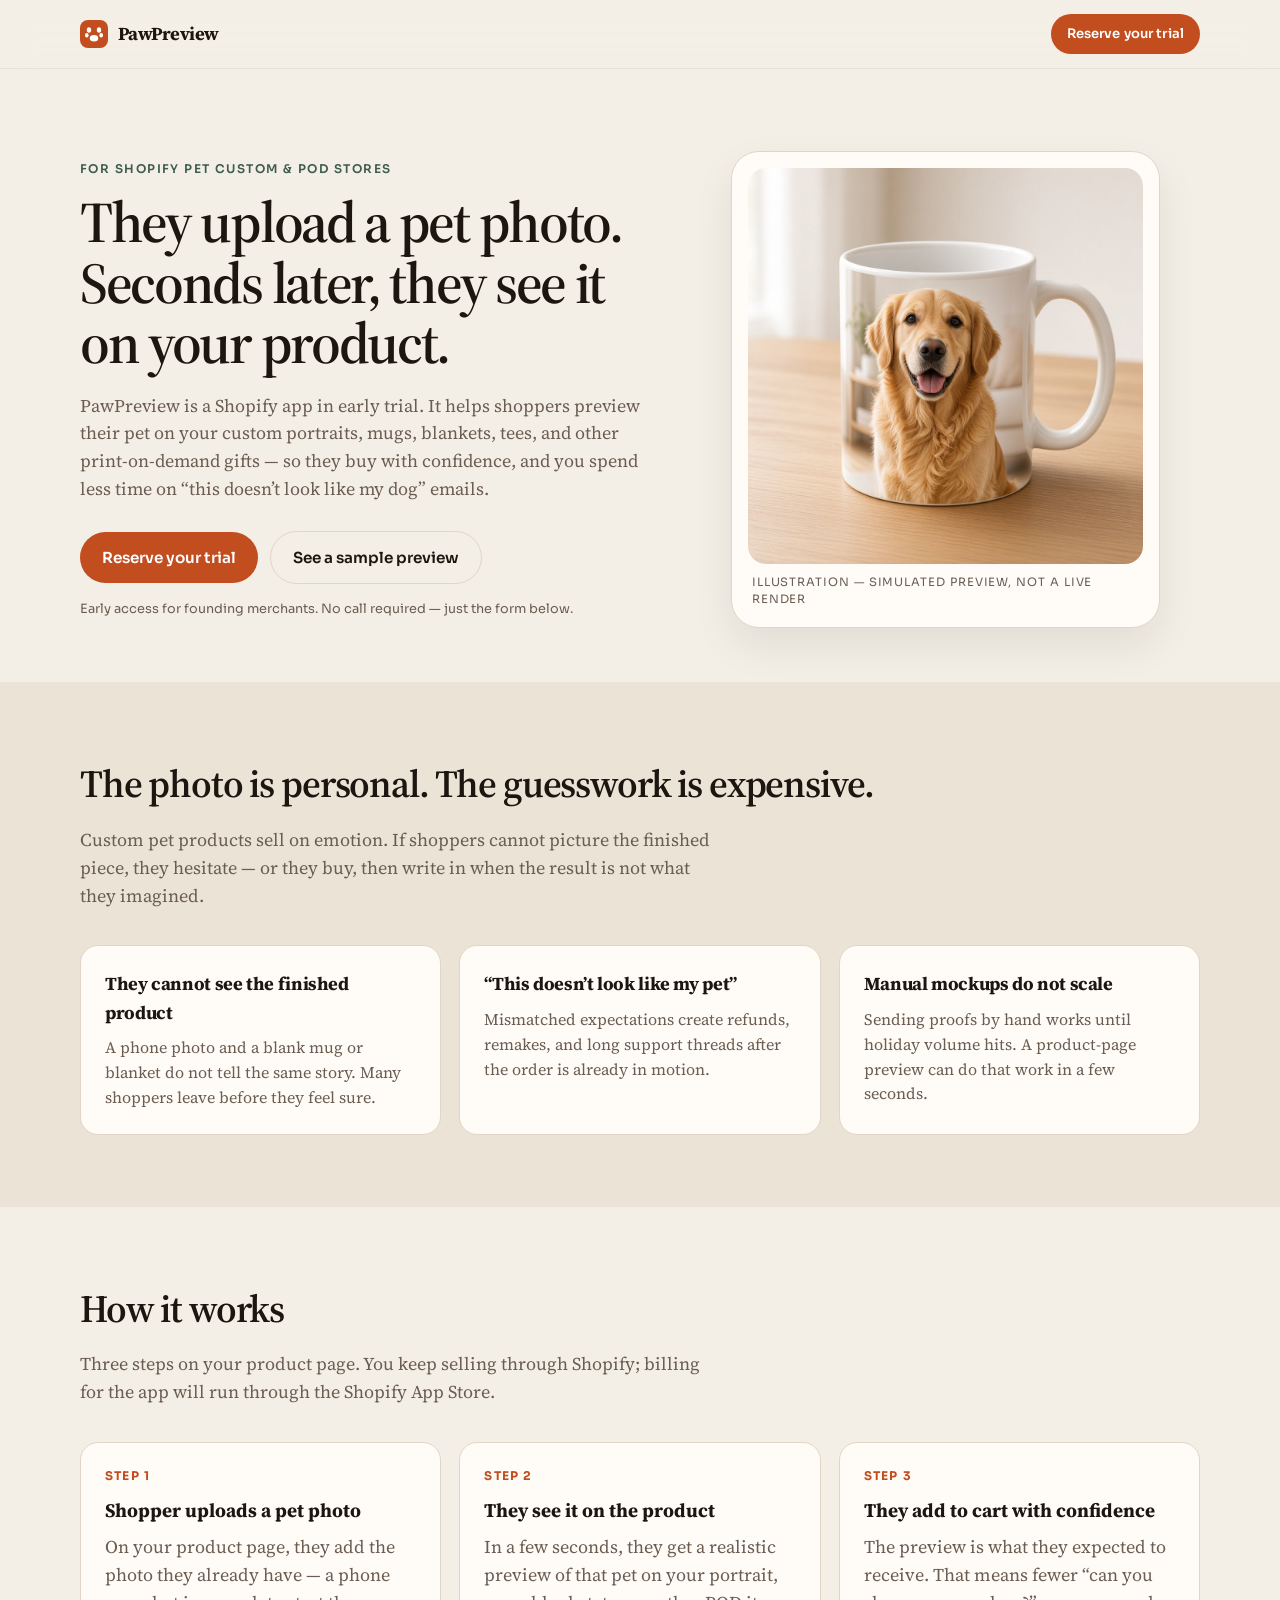
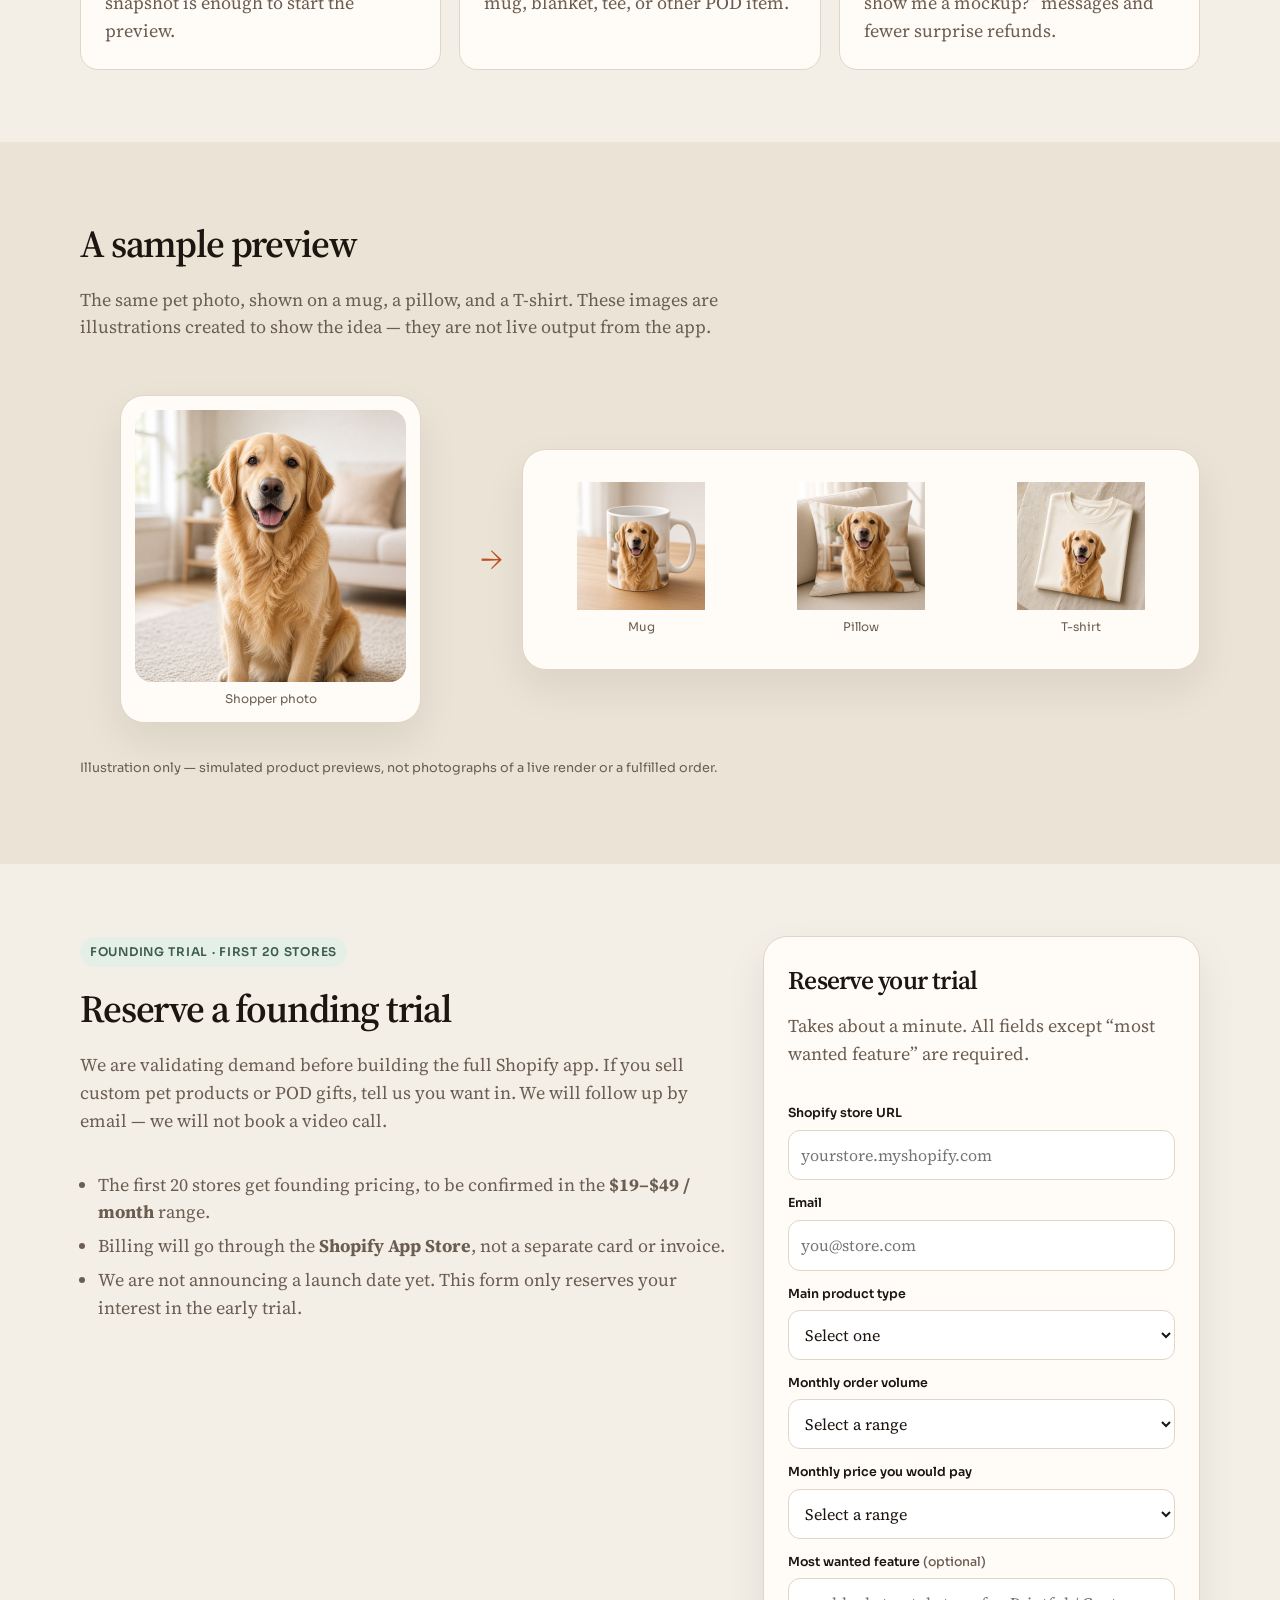
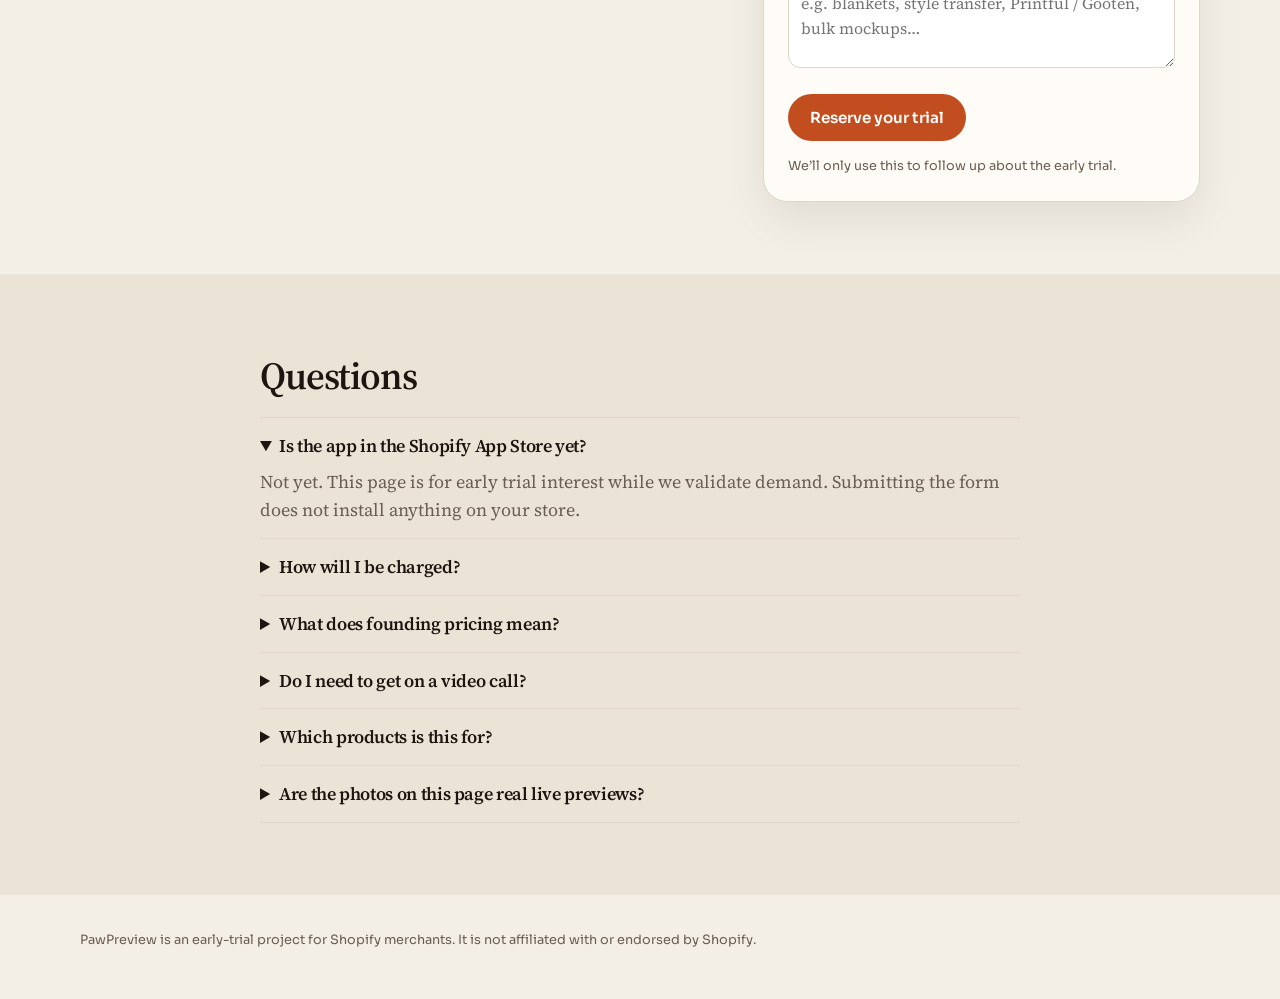
<file: site/index.html>
<!DOCTYPE html>
<html lang="en">
<head>
  <meta charset="utf-8">
  <meta name="viewport" content="width=device-width, initial-scale=1">
  <title>PawPreview — See their pet on your product, before they buy</title>
  <meta name="description" content="A Shopify app for custom pet and print-on-demand stores. Shoppers upload a pet photo and see a realistic preview on your portraits, mugs, blankets, or tees in seconds.">
  <meta name="robots" content="index,follow">
  <link rel="icon" href="favicon.svg" type="image/svg+xml">
  <link rel="preconnect" href="https://fonts.googleapis.com">
  <link rel="preconnect" href="https://fonts.gstatic.com" crossorigin>
  <link href="https://fonts.googleapis.com/css2?family=Sora:wght@500;600;700&family=Source+Serif+4:opsz,wght@8..60,500;8..60,600;8..60,700&display=swap" rel="stylesheet">
  <link rel="stylesheet" href="style.css">
</head>
<body>
  <header class="site">
    <div class="wrap nav">
      <a class="wordmark" href="#top">
        <svg width="28" height="28" viewBox="0 0 28 28" aria-hidden="true">
          <rect width="28" height="28" rx="8" fill="#C24D1E"/>
          <ellipse cx="9" cy="10" rx="2.2" ry="2.7" fill="#fff"/>
          <ellipse cx="19" cy="10" rx="2.2" ry="2.7" fill="#fff"/>
          <ellipse cx="6.8" cy="15.2" rx="1.8" ry="2.3" fill="#fff"/>
          <ellipse cx="21.2" cy="15.2" rx="1.8" ry="2.3" fill="#fff"/>
          <ellipse cx="14" cy="18.2" rx="4.2" ry="3.3" fill="#fff"/>
        </svg>
        PawPreview
      </a>
      <a class="nav-cta" href="#trial">Reserve your trial</a>
    </div>
  </header>

  <main id="top">
    <div class="wrap hero">
      <div>
        <p class="eyebrow">For Shopify pet custom &amp; POD stores</p>
        <h1>They upload a pet photo. Seconds later, they see it on your product.</h1>
        <p class="lede">PawPreview is a Shopify app in early trial. It helps shoppers preview their pet on your custom portraits, mugs, blankets, tees, and other print-on-demand gifts — so they buy with confidence, and you spend less time on “this doesn’t look like my dog” emails.</p>
        <div class="actions">
          <a class="btn btn-primary" href="#trial">Reserve your trial</a>
          <a class="btn btn-ghost" href="#demo">See a sample preview</a>
        </div>
        <p class="note">Early access for founding merchants. No call required — just the form below.</p>
      </div>
      <figure class="hero-art">
        <img src="images/product-mug.jpg" alt="Illustration of a golden retriever photo printed on a white mug">
        <figcaption class="caption">Illustration — simulated preview, not a live render</figcaption>
      </figure>
    </div>

    <section class="alt" id="problem">
      <div class="wrap">
        <h2>The photo is personal. The guesswork is expensive.</h2>
        <p class="section-lead">Custom pet products sell on emotion. If shoppers cannot picture the finished piece, they hesitate — or they buy, then write in when the result is not what they imagined.</p>
        <div class="pains">
          <article class="card">
            <h3>They cannot see the finished product</h3>
            <p>A phone photo and a blank mug or blanket do not tell the same story. Many shoppers leave before they feel sure.</p>
          </article>
          <article class="card">
            <h3>“This doesn’t look like my pet”</h3>
            <p>Mismatched expectations create refunds, remakes, and long support threads after the order is already in motion.</p>
          </article>
          <article class="card">
            <h3>Manual mockups do not scale</h3>
            <p>Sending proofs by hand works until holiday volume hits. A product-page preview can do that work in a few seconds.</p>
          </article>
        </div>
      </div>
    </section>

    <section id="how">
      <div class="wrap">
        <h2>How it works</h2>
        <p class="section-lead">Three steps on your product page. You keep selling through Shopify; billing for the app will run through the Shopify App Store.</p>
        <div class="steps">
          <article class="step">
            <div class="num">STEP 1</div>
            <h3>Shopper uploads a pet photo</h3>
            <p>On your product page, they add the photo they already have — a phone snapshot is enough to start the preview.</p>
          </article>
          <article class="step">
            <div class="num">STEP 2</div>
            <h3>They see it on the product</h3>
            <p>In a few seconds, they get a realistic preview of that pet on your portrait, mug, blanket, tee, or other POD item.</p>
          </article>
          <article class="step">
            <div class="num">STEP 3</div>
            <h3>They add to cart with confidence</h3>
            <p>The preview is what they expected to receive. That means fewer “can you show me a mockup?” messages and fewer surprise refunds.</p>
          </article>
        </div>
      </div>
    </section>

    <section class="alt" id="demo">
      <div class="wrap">
        <h2>A sample preview</h2>
        <p class="section-lead">The same pet photo, shown on a mug, a pillow, and a T-shirt. These images are illustrations created to show the idea — they are not live output from the app.</p>
        <div class="demo-flow">
          <figure class="demo-source">
            <img src="images/pet-source.jpg" alt="Sample shopper photo of a golden retriever">
            <figcaption>Shopper photo</figcaption>
          </figure>
          <div class="arrow" aria-hidden="true">→</div>
          <div class="demo-products">
            <div class="products">
              <figure class="product">
                <img src="images/product-mug.jpg" alt="Illustration of the same pet printed on a mug">
                <figcaption>Mug</figcaption>
              </figure>
              <figure class="product">
                <img src="images/product-pillow.jpg" alt="Illustration of the same pet printed on a throw pillow">
                <figcaption>Pillow</figcaption>
              </figure>
              <figure class="product">
                <img src="images/product-tee.jpg" alt="Illustration of the same pet printed on a T-shirt">
                <figcaption>T-shirt</figcaption>
              </figure>
            </div>
          </div>
        </div>
        <p class="demo-note">Illustration only — simulated product previews, not photographs of a live render or a fulfilled order.</p>
      </div>
    </section>

    <section id="trial">
      <div class="wrap offer">
        <div>
          <div class="chip">Founding trial · first 20 stores</div>
          <h2>Reserve a founding trial</h2>
          <p class="section-lead">We are validating demand before building the full Shopify app. If you sell custom pet products or POD gifts, tell us you want in. We will follow up by email — we will not book a video call.</p>
          <ul>
            <li>The first 20 stores get founding pricing, to be confirmed in the <strong>$19–$49 / month</strong> range.</li>
            <li>Billing will go through the <strong>Shopify App Store</strong>, not a separate card or invoice.</li>
            <li>We are not announcing a launch date yet. This form only reserves your interest in the early trial.</li>
          </ul>
        </div>
        <div class="form-card" id="form">
          <div id="form-success" class="success" hidden>
            <h3>You’re on the list.</h3>
            <p>Thanks — we received your request and will follow up by email if a founding trial spot is a fit.</p>
          </div>
          <form id="trial-form">
          <h2>Reserve your trial</h2>
          <p class="section-lead">Takes about a minute. All fields except “most wanted feature” are required.</p>
          <div id="form-errors" class="flashes" hidden></div>
          <div id="form-wait" class="wait" hidden role="status" aria-live="polite">
            <div class="spinner" aria-hidden="true"></div>
            <div>
              <strong>Waking the trial form…</strong>
              <p>The sign-up service may take up to about a minute if it has been idle. Please keep this tab open.</p>
            </div>
          </div>
            <div class="hp" aria-hidden="true">
              <label>Company website <input type="text" name="company_website" tabindex="-1" autocomplete="off"></label>
            </div>
            <label for="store_url">Shopify store URL</label>
            <input id="store_url" name="store_url" type="text" required placeholder="yourstore.myshopify.com" autocomplete="url">

            <label for="email">Email</label>
            <input id="email" name="email" type="email" required placeholder="you@store.com" autocomplete="email">

            <label for="category">Main product type</label>
            <select id="category" name="category" required>
              <option value="" disabled selected>Select one</option>
              <option value="custom_portraits">Custom pet portraits</option>
              <option value="mugs">Mugs and drinkware</option>
              <option value="blankets_pillows">Blankets, pillows, or home goods</option>
              <option value="apparel">T-shirts or apparel</option>
              <option value="mixed_pod">Mixed custom / POD pet gifts</option>
              <option value="other">Other pet custom products</option>
            </select>

            <label for="monthly_orders">Monthly order volume</label>
            <select id="monthly_orders" name="monthly_orders" required>
              <option value="" disabled selected>Select a range</option>
              <option value="0-20">0–20</option>
              <option value="21-100">21–100</option>
              <option value="101-500">101–500</option>
              <option value="501-2000">501–2,000</option>
              <option value="2000+">2,000+</option>
            </select>

            <label for="pay_range">Monthly price you would pay</label>
            <select id="pay_range" name="pay_range" required>
              <option value="" disabled selected>Select a range</option>
              <option value="free_only">$0 / I would only use a free plan</option>
              <option value="9-19">$9–19</option>
              <option value="19-49">$19–49</option>
              <option value="49+">$49+</option>
            </select>

            <label for="wanted_feature">Most wanted feature <span style="font-weight:500;color:var(--muted)">(optional)</span></label>
            <textarea id="wanted_feature" name="wanted_feature" placeholder="e.g. blankets, style transfer, Printful / Gooten, bulk mockups…"></textarea>

            <div style="margin-top:18px">
              <button class="btn btn-primary" id="submit-btn" type="submit">Reserve your trial</button>
            </div>
            <p class="note">We’ll only use this to follow up about the early trial.</p>
          </form>
        </div>
      </div>
    </section>

    <section class="alt" id="faq">
      <div class="wrap faq">
        <h2>Questions</h2>
        <details open>
          <summary>Is the app in the Shopify App Store yet?</summary>
          <p>Not yet. This page is for early trial interest while we validate demand. Submitting the form does not install anything on your store.</p>
        </details>
        <details>
          <summary>How will I be charged?</summary>
          <p>When the app is available, billing will run through the Shopify App Store. There is no separate card to enter on this page, and this form is not a charge.</p>
        </details>
        <details>
          <summary>What does founding pricing mean?</summary>
          <p>The first 20 stores to join the early trial will get a founding rate, to be confirmed in the $19–$49 per month range. We are not locking a final price or a launch date on this page.</p>
        </details>
        <details>
          <summary>Do I need to get on a video call?</summary>
          <p>No. Just send the form. If the trial is a fit, we will follow up by email.</p>
        </details>
        <details>
          <summary>Which products is this for?</summary>
          <p>Custom pet portraits and print-on-demand gifts — including mugs, blankets, pillows, T-shirts, and similar items sold on Shopify.</p>
        </details>
        <details>
          <summary>Are the photos on this page real live previews?</summary>
          <p>No. They are labeled illustrations, made to show the kind of before-and-after a shopper would see. Live quality will be proven in the trial, not claimed here.</p>
        </details>
      </div>
    </section>
  </main>
  <footer>
    <div class="wrap">PawPreview is an early-trial project for Shopify merchants. It is not affiliated with or endorsed by Shopify.</div>
  </footer>
  <script src="js/trial.js"></script>
</body>
</html>
</file>
<file: site/style.css>
/* PawPreview landing */
:root {
  --bg: #f4efe6;
  --bg-deep: #ebe3d6;
  --ink: #1d1510;
  --muted: #6b5d52;
  --line: #e0d5c6;
  --card: #fffcf7;
  --accent: #c24d1e;
  --accent-dark: #9a3512;
  --sage: #3d5c4e;
  --shadow: 0 18px 40px rgba(29, 21, 16, 0.08);
  --radius: 18px;
}
* { box-sizing: border-box; }
html { scroll-behavior: smooth; }
body {
  margin: 0;
  color: var(--ink);
  background: var(--bg);
  font-family: "Source Serif 4", Georgia, serif;
  font-size: 18px;
  line-height: 1.55;
}
img { max-width: 100%; display: block; }
a { color: var(--accent-dark); }
.wrap {
  width: min(1120px, calc(100% - 40px));
  margin: 0 auto;
}
header.site {
  position: sticky;
  top: 0;
  z-index: 20;
  backdrop-filter: blur(16px);
  background: rgba(244, 239, 230, 0.88);
  border-bottom: 1px solid rgba(29, 21, 16, 0.06);
}
.nav {
  display: flex;
  align-items: center;
  justify-content: space-between;
  padding: 14px 0;
  gap: 16px;
}
.wordmark {
  display: flex;
  align-items: center;
  gap: 10px;
  color: inherit;
  text-decoration: none;
  font-weight: 700;
  letter-spacing: -0.03em;
  font-size: 1.15rem;
}
.wordmark svg { display: block; }
.nav-cta {
  display: inline-flex;
  align-items: center;
  background: var(--accent);
  color: #fff;
  text-decoration: none;
  border-radius: 999px;
  padding: 10px 16px;
  font-family: "Sora", sans-serif;
  font-size: 0.82rem;
  font-weight: 600;
  letter-spacing: 0.01em;
}
.nav-cta:hover { background: var(--accent-dark); }
.hero {
  padding: 64px 0 36px;
  display: grid;
  grid-template-columns: 1.05fr 0.95fr;
  gap: 48px;
  align-items: center;
}
.eyebrow {
  font-family: "Sora", sans-serif;
  font-size: 0.75rem;
  font-weight: 600;
  letter-spacing: 0.12em;
  text-transform: uppercase;
  color: var(--sage);
  margin: 0 0 14px;
}
h1 {
  font-size: clamp(2.3rem, 4.6vw, 3.6rem);
  line-height: 1.05;
  letter-spacing: -0.04em;
  margin: 0 0 18px;
  font-weight: 600;
}
.lede {
  font-size: 1.12rem;
  color: var(--muted);
  margin: 0 0 28px;
  max-width: 38rem;
}
.actions { display: flex; gap: 12px; flex-wrap: wrap; align-items: center; }
.btn {
  display: inline-flex;
  align-items: center;
  justify-content: center;
  border: 0;
  border-radius: 999px;
  padding: 14px 22px;
  font-family: "Sora", sans-serif;
  font-size: 0.95rem;
  font-weight: 600;
  text-decoration: none;
  cursor: pointer;
}
.btn-primary { background: var(--accent); color: #fff; }
.btn-primary:hover { background: var(--accent-dark); }
.btn-ghost {
  background: transparent;
  color: var(--ink);
  border: 1px solid var(--line);
}
.note {
  font-family: "Sora", sans-serif;
  font-size: 0.8rem;
  color: var(--muted);
  margin: 16px 0 0;
}
.hero-art {
  background: var(--card);
  border: 1px solid var(--line);
  border-radius: 28px;
  padding: 16px;
  box-shadow: var(--shadow);
}
.hero-art img { border-radius: 18px; width: 100%; aspect-ratio: 1; object-fit: cover; }
.caption {
  font-family: "Sora", sans-serif;
  font-size: 0.72rem;
  letter-spacing: 0.08em;
  text-transform: uppercase;
  color: var(--muted);
  margin: 10px 4px 2px;
}
section { padding: 72px 0; }
section.alt { background: var(--bg-deep); }
h2 {
  font-size: clamp(1.8rem, 3vw, 2.4rem);
  letter-spacing: -0.03em;
  margin: 0 0 12px;
  font-weight: 600;
}
.section-lead { color: var(--muted); max-width: 40rem; margin: 0 0 36px; }
.pains {
  display: grid;
  grid-template-columns: repeat(3, 1fr);
  gap: 18px;
}
.card {
  background: var(--card);
  border: 1px solid var(--line);
  border-radius: var(--radius);
  padding: 24px;
}
.card h3 {
  font-size: 1.15rem;
  margin: 0 0 8px;
  letter-spacing: -0.02em;
}
.card p { margin: 0; color: var(--muted); font-size: 1rem; }
.steps {
  display: grid;
  grid-template-columns: repeat(3, 1fr);
  gap: 18px;
  counter-reset: step;
}
.step {
  background: var(--card);
  border: 1px solid var(--line);
  border-radius: var(--radius);
  padding: 24px;
}
.step .num {
  font-family: "Sora", sans-serif;
  font-size: 0.75rem;
  font-weight: 700;
  letter-spacing: 0.1em;
  color: var(--accent);
  margin-bottom: 10px;
}
.step h3 { margin: 0 0 8px; font-size: 1.2rem; }
.step p { margin: 0; color: var(--muted); }
.demo-flow {
  display: grid;
  grid-template-columns: 0.9fr auto 1.6fr;
  gap: 20px;
  align-items: center;
}
.demo-source, .demo-products {
  background: var(--card);
  border: 1px solid var(--line);
  border-radius: 24px;
  padding: 14px;
  box-shadow: var(--shadow);
}
.demo-source img, .product figure img {
  width: 100%;
  aspect-ratio: 1;
  object-fit: cover;
  border-radius: 16px;
}
.products {
  display: grid;
  grid-template-columns: repeat(3, 1fr);
  gap: 12px;
}
.product figcaption, .demo-source figcaption {
  font-family: "Sora", sans-serif;
  font-size: 0.75rem;
  color: var(--muted);
  margin-top: 8px;
  text-align: center;
}
.arrow {
  font-size: 2rem;
  color: var(--accent);
  text-align: center;
}
.demo-note {
  margin-top: 18px;
  font-family: "Sora", sans-serif;
  font-size: 0.8rem;
  color: var(--muted);
}
.offer {
  display: grid;
  grid-template-columns: 1.2fr 0.8fr;
  gap: 28px;
  align-items: start;
}
.chip {
  display: inline-block;
  font-family: "Sora", sans-serif;
  font-size: 0.75rem;
  font-weight: 600;
  letter-spacing: 0.06em;
  text-transform: uppercase;
  color: var(--sage);
  background: #e4efe8;
  border-radius: 999px;
  padding: 6px 10px;
  margin-bottom: 12px;
}
.offer ul { margin: 12px 0 0; padding-left: 1.1rem; color: var(--muted); }
.offer li { margin: 6px 0; }
.form-card {
  background: var(--card);
  border: 1px solid var(--line);
  border-radius: 24px;
  padding: 24px;
  box-shadow: var(--shadow);
}
.form-card h2 { font-size: 1.6rem; }
label {
  display: block;
  font-family: "Sora", sans-serif;
  font-size: 0.78rem;
  font-weight: 600;
  margin: 14px 0 6px;
}
input[type="text"], input[type="email"], input[type="url"], input[type="password"], select, textarea {
  width: 100%;
  border: 1px solid var(--line);
  background: #fff;
  border-radius: 12px;
  padding: 12px 12px;
  font: inherit;
  font-size: 1rem;
  color: var(--ink);
}
textarea { min-height: 90px; resize: vertical; }
.hp { position: absolute; left: -9999px; width: 1px; height: 1px; overflow: hidden; }
.flashes {
  background: #f8e6d8;
  color: #7a2e12;
  border-radius: 10px;
  padding: 10px 12px;
  font-size: 0.95rem;
  margin-bottom: 8px;
}
.success {
  background: #e4efe8;
  color: var(--sage);
  border-radius: 12px;
  padding: 16px;
  margin-bottom: 8px;
}
.success h3 { margin: 0 0 6px; }
.success p { margin: 0; color: var(--ink); }
.faq { max-width: 760px; }
details {
  border-top: 1px solid var(--line);
  padding: 14px 0;
}
details:last-child { border-bottom: 1px solid var(--line); }
summary {
  cursor: pointer;
  font-weight: 600;
  letter-spacing: -0.02em;
}
details p { margin: 8px 0 0; color: var(--muted); }
footer {
  padding: 36px 0 48px;
  color: var(--muted);
  font-family: "Sora", sans-serif;
  font-size: 0.8rem;
}
@media (max-width: 860px) {
  .hero, .demo-flow, .offer, .pains, .steps { grid-template-columns: 1fr; }
  .arrow { transform: rotate(90deg); }
  .products { grid-template-columns: 1fr; }
  section { padding: 52px 0; }
  .hero { padding-top: 36px; }
}

.wait {
  display: flex;
  gap: 12px;
  align-items: flex-start;
  background: #f7efe3;
  border: 1px solid var(--line);
  border-radius: 12px;
  padding: 12px 14px;
  margin: 8px 0 12px;
  font-size: 0.95rem;
  color: var(--ink);
}
.wait p { margin: 4px 0 0; color: var(--muted); font-size: 0.88rem; }
.wait[hidden], .success[hidden], .flashes[hidden] { display: none; }
.spinner {
  width: 22px;
  height: 22px;
  margin-top: 2px;
  border: 3px solid #e0d5c6;
  border-top-color: var(--accent);
  border-radius: 50%;
  animation: spin 0.8s linear infinite;
  flex: 0 0 22px;
}
@keyframes spin { to { transform: rotate(360deg); } }
button[disabled] { opacity: 0.65; cursor: wait; }
</file>
